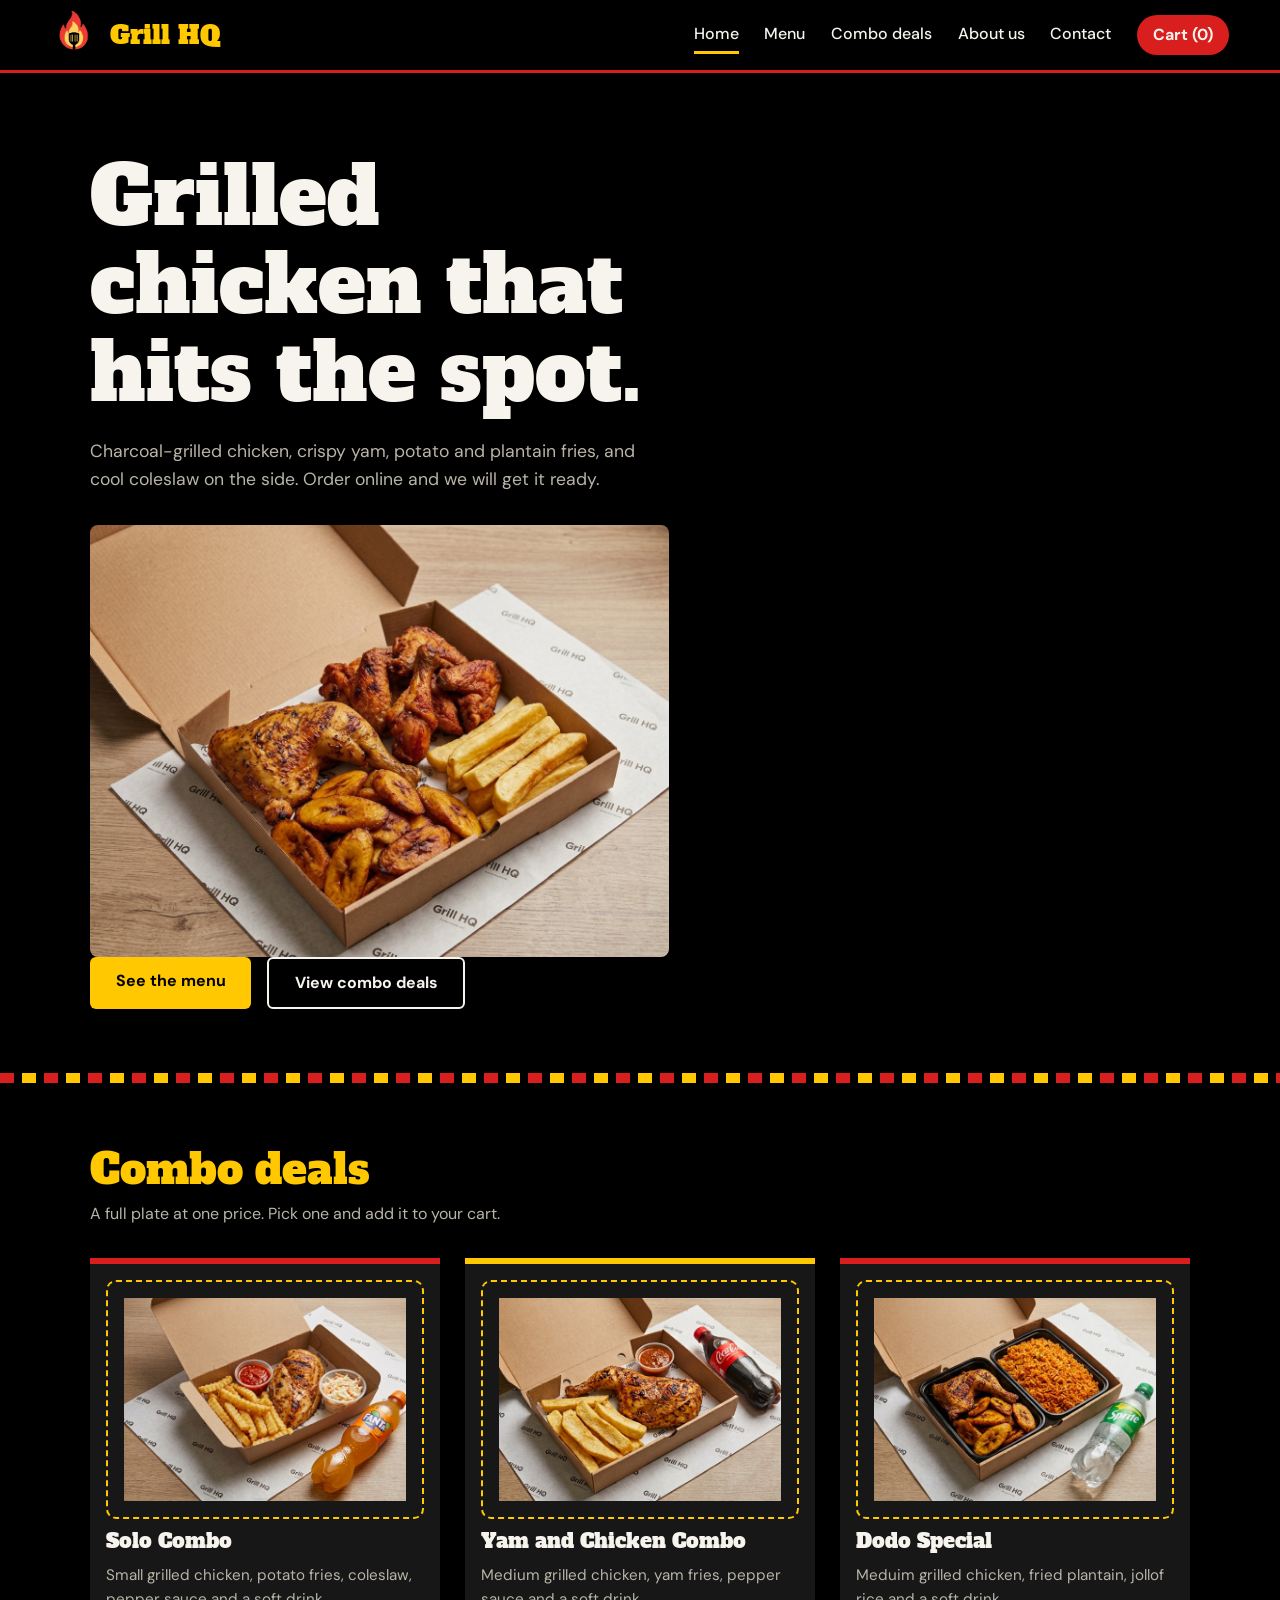
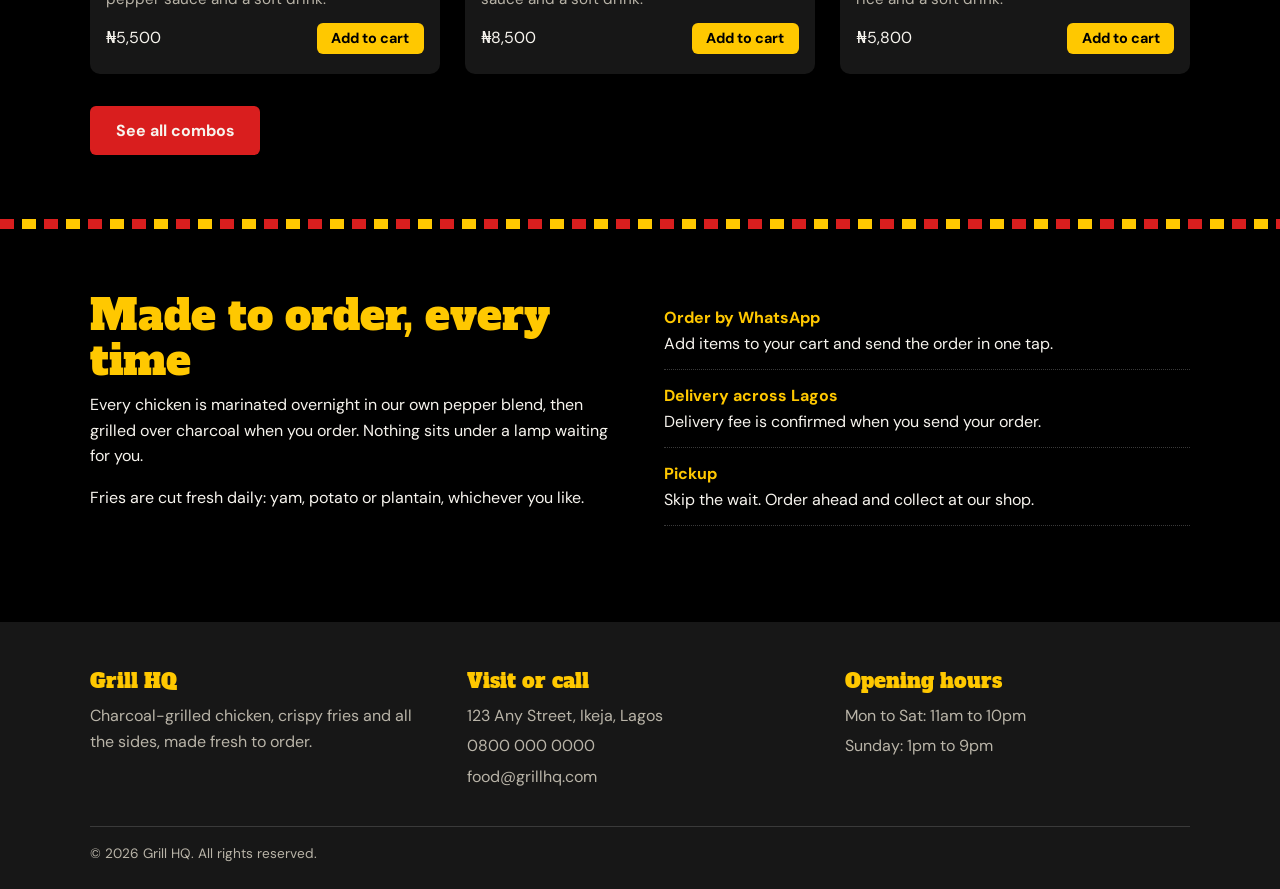
<file: index.html>
<!DOCTYPE html>
<html lang="en">

<head>
  <meta charset="UTF-8">
  <meta name="viewport" content="width=device-width, initial-scale=1">
  <title>Grill HQ</title>
  <meta name="description" content="Charcoal-grilled chicken with yam, potato and plantain fries, coleslaw and more.">
  <link rel="icon" type="image/png" href="images/favicon.png">
  <link rel="preconnect" href="https://fonts.googleapis.com">
  <link rel="preconnect" href="https://fonts.gstatic.com" crossorigin>
  <link href="https://fonts.googleapis.com/css2?family=Alfa+Slab+One&family=DM+Sans:wght@400;500;700&display=swap"
    rel="stylesheet">
  <link rel="stylesheet" href="style.css">
</head>

<body>

  <!-- ===== NAVBAR (same on every page) ===== 
   Put your pictures in this folder:
logo.png   - your logo (then swap the LOGO placeholder in the navbar)
hero.jpg   - big photo on the home page
combo-1.jpg to combo-4.jpg - one picture per combo deal
about.jpg  - photo for the About page-->
  <header class="navbar">
    <a href="index.html" class="brand">
      <!-- LOGO: when you have a logo, delete the div below and use:
           <img src="images/logo.png" alt="Grill HQ logo"> -->
      <img src="images/logo.png" alt="Grill HQ logo">
      <span class="brand-name">Grill HQ</span>
    </a>

    <button class="nav-toggle" aria-label="Open menu" aria-expanded="false" aria-controls="nav-links">&#9776;</button>

    <nav class="nav-links" id="nav-links">
      <a href="index.html">Home</a>
      <a href="menu.html">Menu</a>
      <a href="combos.html">Combo deals</a>
      <a href="about.html">About us</a>
      <a href="contact.html">Contact</a>
      <a href="cart.html" class="cart-link">Cart (<span id="cart-count">0</span>)</a>
    </nav>
  </header>

  <main>
    <section class="hero">
      <div class="container hero-grid">
        <div>
          <h1>Grilled chicken that hits the spot.</h1>
          <p>Charcoal-grilled chicken, crispy yam, potato and plantain fries, and cool coleslaw on the side. Order
            online and we will get it ready.</p>
          <img src="images/home/hero.jpg" alt="Grilled chicken and fries">
          <div class="hero-actions">
            <a href="menu.html" class="btn">See the menu</a>
            <a href="combos.html" class="btn btn-outline">View combo deals</a>
          </div>
        </div>
      </div>
    </section>

    <div class="grate"></div>

    <section class="section" id="deals">
      <div class="container">
        <h2>Combo deals</h2>
        <p class="section-intro">A full plate at one price. Pick one and add it to your cart.</p>
        <div class="combo-grid">
          <article class="combo">
            <img src="images/combos/combo-1.jpg" alt="Solo Combo" class="photo-slot">
            <h3>Solo Combo</h3>
            <p>Small grilled chicken, potato fries, coleslaw, pepper sauce and a soft drink.</p>
            <div class="combo-foot">
              <span class="price">&#8358;5,500</span>
              <button class="btn btn-small add-btn" data-name="Solo Combo" data-price="5500">Add to cart</button>
            </div>
          </article>
          <article class="combo">
            <img src="images/combos/combo-2.jpg" alt="Yam and Chicken Combo" class="photo-slot">
            <h3>Yam and Chicken Combo</h3>
            <p>Medium grilled chicken, yam fries, pepper sauce and a soft drink.</p>
            <div class="combo-foot">
              <span class="price">&#8358;8,500</span>
              <button class="btn btn-small add-btn" data-name="Yam and Chicken Combo" data-price="8500">Add to
                cart</button>
            </div>
          </article>
          <article class="combo">
            <img src="images/combos/combo-3.jpg" alt="Dodo Special" class="photo-slot">
            <h3>Dodo Special</h3>
            <p>Meduim grilled chicken, fried plantain, jollof rice and a soft drink.</p>
            <div class="combo-foot">
              <span class="price">&#8358;5,800</span>
              <button class="btn btn-small add-btn" data-name="Dodo Special" data-price="5800">Add to cart</button>
            </div>
          </article>
        </div>
        <p style="margin-top:2rem"><a href="combos.html" class="btn btn-red">See all combos</a></p>
      </div>
    </section>

    <div class="grate"></div>

    <section class="section">
      <div class="container split">
        <div>
          <h2>Made to order, every time</h2>
          <p>Every chicken is marinated overnight in our own pepper blend, then grilled over charcoal when you order.
            Nothing sits under a lamp waiting for you.</p>
          <p>Fries are cut fresh daily: yam, potato or plantain, whichever you like.</p>
        </div>
        <ul class="facts">
          <li><strong>Order by WhatsApp</strong>Add items to your cart and send the order in one tap.</li>
          <li><strong>Delivery across Lagos</strong>Delivery fee is confirmed when you send your order.</li>
          <li><strong>Pickup</strong>Skip the wait. Order ahead and collect at our shop.</li>
        </ul>
      </div>
    </section>
  </main>

  <!-- ===== FOOTER (same on every page) ===== -->
  <footer class="footer">
    <div class="container">
      <div class="footer-grid">
        <div>
          <h3>Grill HQ</h3>
          <p style="color:var(--muted)">Charcoal-grilled chicken, crispy fries and all the sides, made fresh to order.
          </p>
        </div>
        <div>
          <h3>Visit or call</h3>
          <ul>
            <li>123 Any Street, Ikeja, Lagos</li>
            <li><a href="tel:+2348000000000">0800 000 0000</a></li>
            <li>food@grillhq.com</li>
          </ul>
        </div>
        <div>
          <h3>Opening hours</h3>
          <ul>
            <li>Mon to Sat: 11am to 10pm</li>
            <li>Sunday: 1pm to 9pm</li>
          </ul>
        </div>
      </div>
      <p class="copy">&copy; 2026 Grill HQ. All rights reserved.</p>
    </div>
  </footer>

  <script src="script.js"></script>
</body>

</html>
</file>
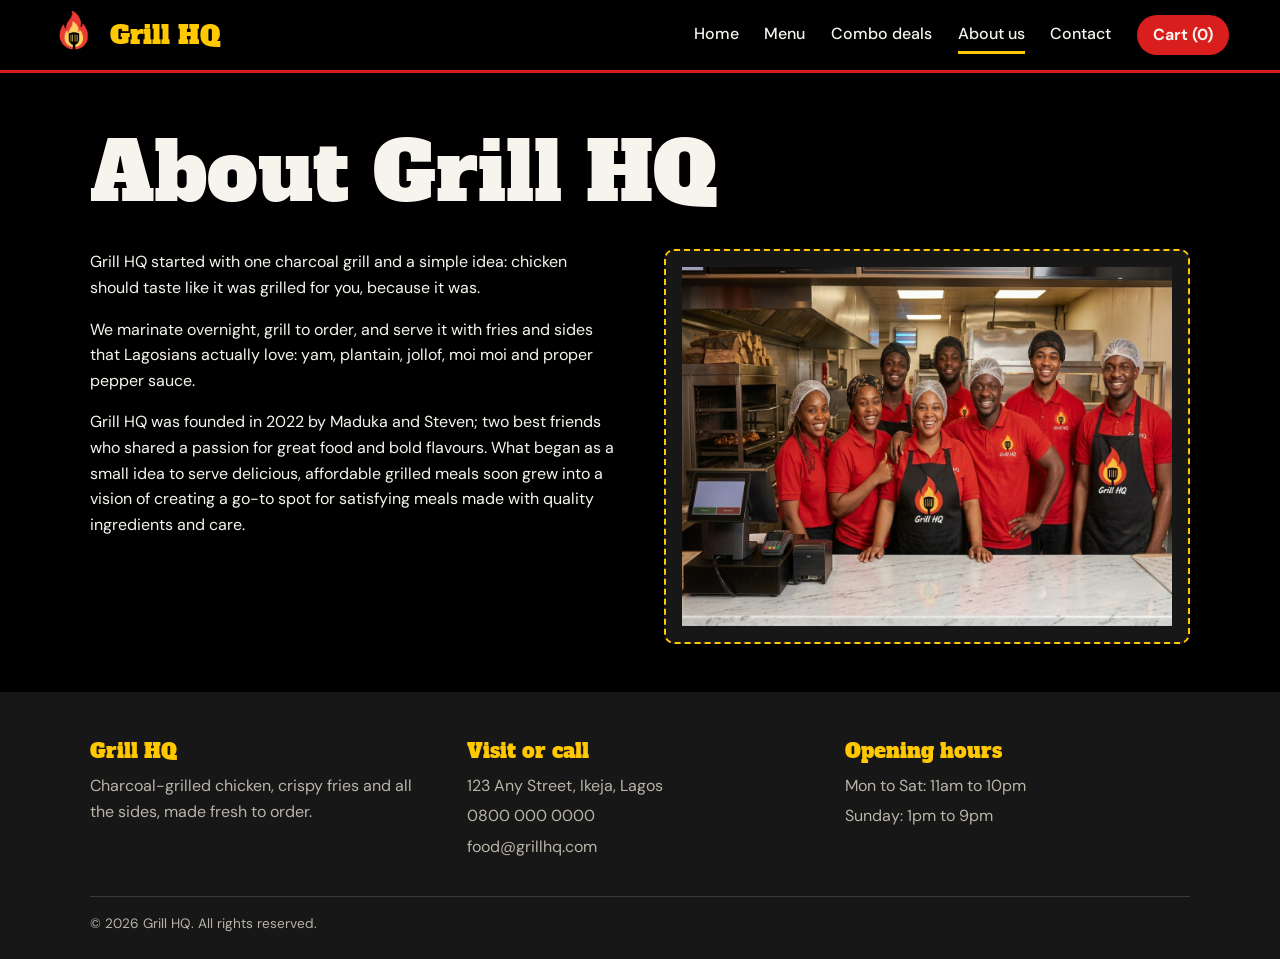
<file: about.html>
<!DOCTYPE html>
<html lang="en">

<head>
  <meta charset="UTF-8">
  <meta name="viewport" content="width=device-width, initial-scale=1">
  <title>About us | Grill HQ</title>
  <meta name="description" content="The story behind Grill HQ.">
  <link rel="icon" type="image/png" href="images/favicon.png">
  <link rel="preconnect" href="https://fonts.googleapis.com">
  <link rel="preconnect" href="https://fonts.gstatic.com" crossorigin>
  <link href="https://fonts.googleapis.com/css2?family=Alfa+Slab+One&family=DM+Sans:wght@400;500;700&display=swap"
    rel="stylesheet">
  <link rel="stylesheet" href="style.css">
</head>

<body>

  <!-- ===== NAVBAR (same on every page) ===== -->
  <header class="navbar">
    <a href="index.html" class="brand">
      <!-- LOGO: when you have a logo, delete the div below and use:
           <img src="images/logo.png" alt="Grill HQ logo"> -->
      <img src="images/logo.png" alt="Grill HQ logo">
      <span class="brand-name">Grill HQ</span>
    </a>

    <button class="nav-toggle" aria-label="Open menu" aria-expanded="false" aria-controls="nav-links">&#9776;</button>

    <nav class="nav-links" id="nav-links">
      <a href="index.html">Home</a>
      <a href="menu.html">Menu</a>
      <a href="combos.html">Combo deals</a>
      <a href="about.html">About us</a>
      <a href="contact.html">Contact</a>
      <a href="cart.html" class="cart-link">Cart (<span id="cart-count">0</span>)</a>
    </nav>
  </header>

  <main class="container">
    <div class="page-head">
      <h1>About Grill HQ</h1>
    </div>
    <section class="split" style="margin-bottom:3rem">
      <div>
        <p>Grill HQ started with one charcoal grill and a simple idea: chicken should taste like it was grilled for you,
          because it was.</p>
        <p>We marinate overnight, grill to order, and serve it with fries and sides that Lagosians actually love: yam,
          plantain, jollof, moi moi and proper pepper sauce.</p>
        <p>Grill HQ was founded in 2022 by Maduka and Steven; two best friends who shared a passion for great food and bold flavours. What began as a small idea to serve delicious, affordable grilled meals soon grew into a vision of creating a go-to spot for satisfying meals made with quality ingredients and care.</p>
      </div>
      <img src="images/about/about.jpg" alt="The Grill HQ team at the grill" class="photo-slot">
    </section>
  </main>

  <!-- ===== FOOTER (same on every page) ===== -->
  <footer class="footer">
    <div class="container">
      <div class="footer-grid">
        <div>
          <h3>Grill HQ</h3>
          <p style="color:var(--muted)">Charcoal-grilled chicken, crispy fries and all the sides, made fresh to order.
          </p>
        </div>
        <div>
          <h3>Visit or call</h3>
          <ul>
            <li>123 Any Street, Ikeja, Lagos</li>
            <li><a href="tel:+2348000000000">0800 000 0000</a></li>
            <li>food@grillhq.com</li>
          </ul>
        </div>
        <div>
          <h3>Opening hours</h3>
          <ul>
            <li>Mon to Sat: 11am to 10pm</li>
            <li>Sunday: 1pm to 9pm</li>
          </ul>
        </div>
      </div>
      <p class="copy">&copy; 2026 Grill HQ. All rights reserved.</p>
    </div>
  </footer>

  <script src="script.js"></script>
</body>

</html>
</file>
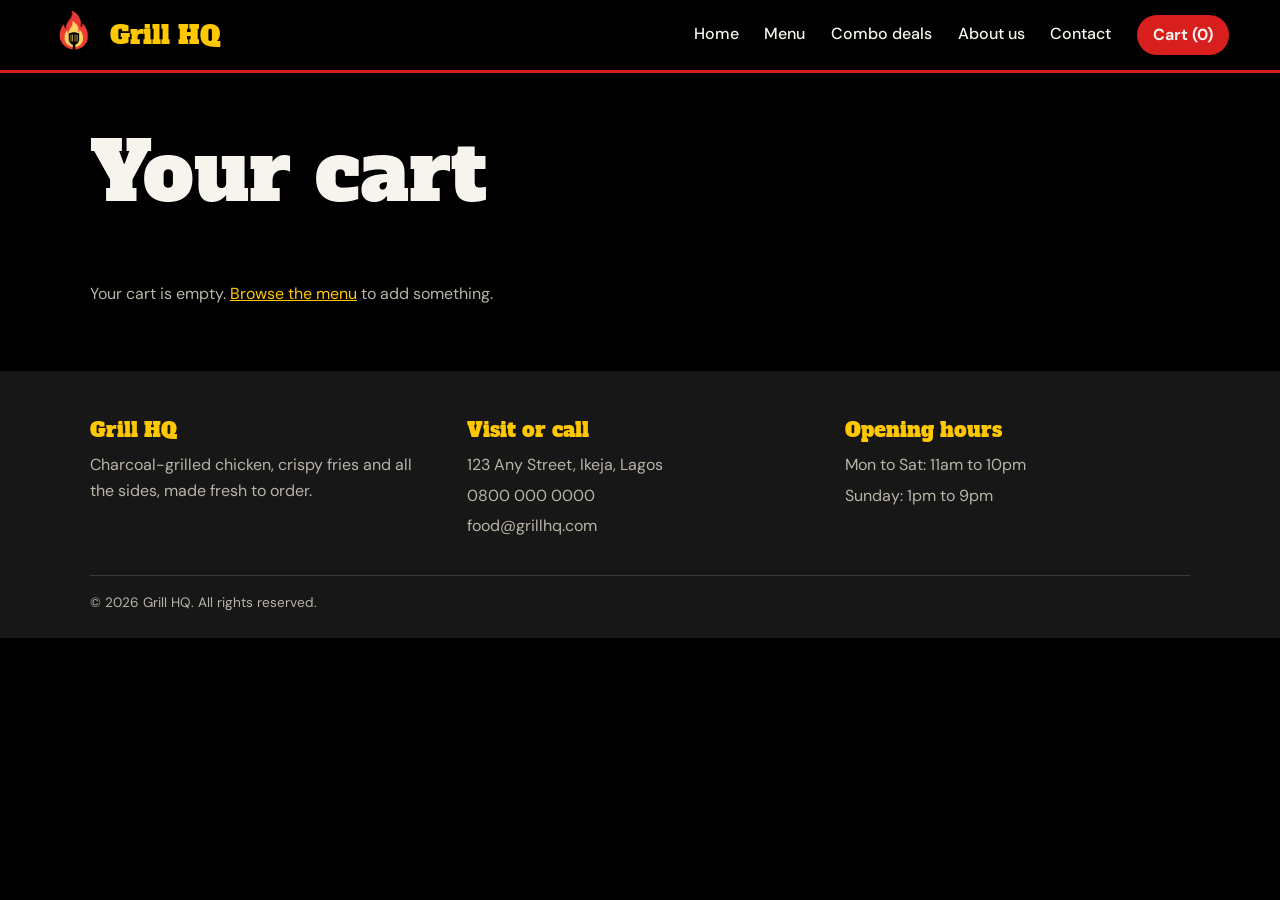
<file: cart.html>
<!DOCTYPE html>
<html lang="en">
<head>
  <meta charset="UTF-8">
  <meta name="viewport" content="width=device-width, initial-scale=1">
  <title>Your cart | Grill HQ</title>
  <meta name="description" content="Review your order and send it to Grill HQ.">
  <link rel="icon" type="image/png" href="images/favicon.png">
  <link rel="preconnect" href="https://fonts.googleapis.com">
  <link rel="preconnect" href="https://fonts.gstatic.com" crossorigin>
  <link href="https://fonts.googleapis.com/css2?family=Alfa+Slab+One&family=DM+Sans:wght@400;500;700&display=swap" rel="stylesheet">
  <link rel="stylesheet" href="style.css">
</head>
<body>

  <!-- ===== NAVBAR (same on every page) ===== -->
  <header class="navbar">
    <a href="index.html" class="brand">
      <!-- LOGO: when you have a logo, delete the div below and use:
           <img src="images/logo.png" alt="Grill HQ logo"> -->
      <img src="images/logo.png" alt="Grill HQ logo">
      <span class="brand-name">Grill HQ</span>
    </a>

    <button class="nav-toggle" aria-label="Open menu" aria-expanded="false" aria-controls="nav-links">&#9776;</button>

    <nav class="nav-links" id="nav-links">
      <a href="index.html">Home</a>
      <a href="menu.html">Menu</a>
      <a href="combos.html">Combo deals</a>
      <a href="about.html">About us</a>
      <a href="contact.html">Contact</a>
      <a href="cart.html" class="cart-link">Cart (<span id="cart-count">0</span>)</a>
    </nav>
  </header>

  <main class="container">
    <div class="page-head">
      <h1>Your cart</h1>
    </div>

    <div id="cart-items"></div>

    <div id="cart-summary" hidden>
      <div class="cart-total">
        <span>Total</span>
        <span class="price" id="cart-total">&#8358;0</span>
      </div>
      <div class="cart-actions" style="margin-bottom:3rem">
        <a id="order-btn" class="btn btn-red" href="#" target="_blank" rel="noopener">Send order on WhatsApp</a>
        <a href="menu.html" class="btn btn-outline">Add more items</a>
        <button id="clear-btn" class="btn btn-outline" type="button">Clear cart</button>
      </div>
    </div>
  </main>

  <!-- ===== FOOTER (same on every page) ===== -->
  <footer class="footer">
    <div class="container">
      <div class="footer-grid">
        <div>
          <h3>Grill HQ</h3>
          <p style="color:var(--muted)">Charcoal-grilled chicken, crispy fries and all the sides, made fresh to order.</p>
        </div>
        <div>
          <h3>Visit or call</h3>
          <ul>
            <li>123 Any Street, Ikeja, Lagos</li>
            <li><a href="tel:+2348000000000">0800 000 0000</a></li>
            <li>food@grillhq.com</li>
          </ul>
        </div>
        <div>
          <h3>Opening hours</h3>
          <ul>
            <li>Mon to Sat: 11am to 10pm</li>
            <li>Sunday: 1pm to 9pm</li>
          </ul>
        </div>
      </div>
      <p class="copy">&copy; 2026 Grill HQ. All rights reserved.</p>
    </div>
  </footer>

  <script src="script.js"></script>
</body>
</html>
</file>
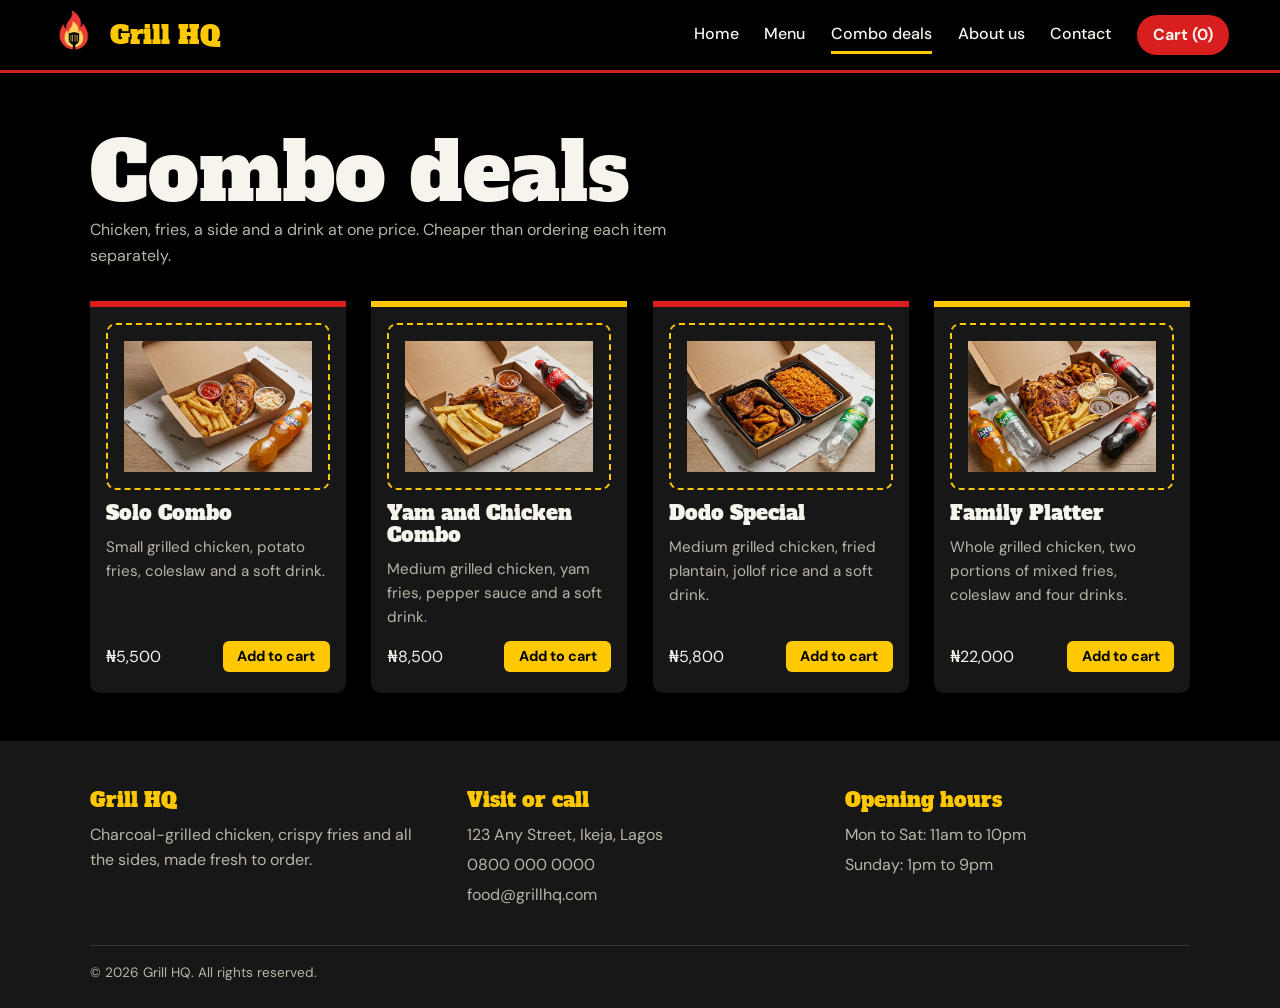
<file: combos.html>
<!DOCTYPE html>
<html lang="en">

<head>
  <meta charset="UTF-8">
  <meta name="viewport" content="width=device-width, initial-scale=1">
  <title>Combo deals | Grill HQ</title>
  <meta name="description" content="Combo deals with grilled chicken, fries, sides and drinks.">
  <link rel="icon" type="image/png" href="images/favicon.png">
  <link rel="preconnect" href="https://fonts.googleapis.com">
  <link rel="preconnect" href="https://fonts.gstatic.com" crossorigin>
  <link href="https://fonts.googleapis.com/css2?family=Alfa+Slab+One&family=DM+Sans:wght@400;500;700&display=swap"
    rel="stylesheet">
  <link rel="stylesheet" href="style.css">
</head>

<body>

  <!-- ===== NAVBAR (same on every page) ===== -->
  <header class="navbar">
    <a href="index.html" class="brand">
      <!-- LOGO: when you have a logo, delete the div below and use:
           <img src="images/logo.png" alt="Grill HQ logo"> -->
      <img src="images/logo.png" alt="Grill HQ logo">
      <span class="brand-name">Grill HQ</span>
    </a>

    <button class="nav-toggle" aria-label="Open menu" aria-expanded="false" aria-controls="nav-links">&#9776;</button>

    <nav class="nav-links" id="nav-links">
      <a href="index.html">Home</a>
      <a href="menu.html">Menu</a>
      <a href="combos.html">Combo deals</a>
      <a href="about.html">About us</a>
      <a href="contact.html">Contact</a>
      <a href="cart.html" class="cart-link">Cart (<span id="cart-count">0</span>)</a>
    </nav>
  </header>

  <main class="container">
    <div class="page-head">
      <h1>Combo deals</h1>
      <p>Chicken, fries, a side and a drink at one price. Cheaper than ordering each item separately.</p>
    </div>
    <div class="combo-grid combo-grid-2" style="margin-bottom:3rem">
      <article class="combo">
        <img src="images//combos/combo-1.jpg" alt="Solo Combo" class="photo-slot">
        <h3>Solo Combo</h3>
        <p>Small grilled chicken, potato fries, coleslaw and a soft drink.</p>
        <div class="combo-foot">
          <span class="price">&#8358;5,500</span>
          <button class="btn btn-small add-btn" data-name="Solo Combo" data-price="5500">Add to cart</button>
        </div>
      </article>
      <article class="combo">
        <img src="images//combos/combo-2.jpg" alt="Yam and Chicken Combo" class="photo-slot">
        <h3>Yam and Chicken Combo</h3>
        <p>Medium grilled chicken, yam fries, pepper sauce and a soft drink.</p>
        <div class="combo-foot">
          <span class="price">&#8358;8,500</span>
          <button class="btn btn-small add-btn" data-name="Yam and Chicken Combo" data-price="8500">Add to cart</button>
        </div>
      </article>
      <article class="combo">
        <img src="images//combos/combo-3.jpg" alt="Dodo Special" class="photo-slot">
        <h3>Dodo Special</h3>
        <p>Medium grilled chicken, fried plantain, jollof rice and a soft drink.</p>
        <div class="combo-foot">
          <span class="price">&#8358;5,800</span>
          <button class="btn btn-small add-btn" data-name="Dodo Special" data-price="5800">Add to cart</button>
        </div>
      </article>
      <article class="combo">
        <img src="images//combos/combo-4.jpg" alt="Family Platter" class="photo-slot">
        <h3>Family Platter</h3>
        <p>Whole grilled chicken, two portions of mixed fries, coleslaw and four drinks.</p>
        <div class="combo-foot">
          <span class="price">&#8358;22,000</span>
          <button class="btn btn-small add-btn" data-name="Family Platter" data-price="22000">Add to cart</button>
        </div>
      </article>
    </div>
  </main>

  <!-- ===== FOOTER (same on every page) ===== -->
  <footer class="footer">
    <div class="container">
      <div class="footer-grid">
        <div>
          <h3>Grill HQ</h3>
          <p style="color:var(--muted)">Charcoal-grilled chicken, crispy fries and all the sides, made fresh to order.
          </p>
        </div>
        <div>
          <h3>Visit or call</h3>
          <ul>
            <li>123 Any Street, Ikeja, Lagos</li>
            <li><a href="tel:+2348000000000">0800 000 0000</a></li>
            <li>food@grillhq.com</li>
          </ul>
        </div>
        <div>
          <h3>Opening hours</h3>
          <ul>
            <li>Mon to Sat: 11am to 10pm</li>
            <li>Sunday: 1pm to 9pm</li>
          </ul>
        </div>
      </div>
      <p class="copy">&copy; 2026 Grill HQ. All rights reserved.</p>
    </div>
  </footer>

  <script src="script.js"></script>
</body>

</html>
</file>
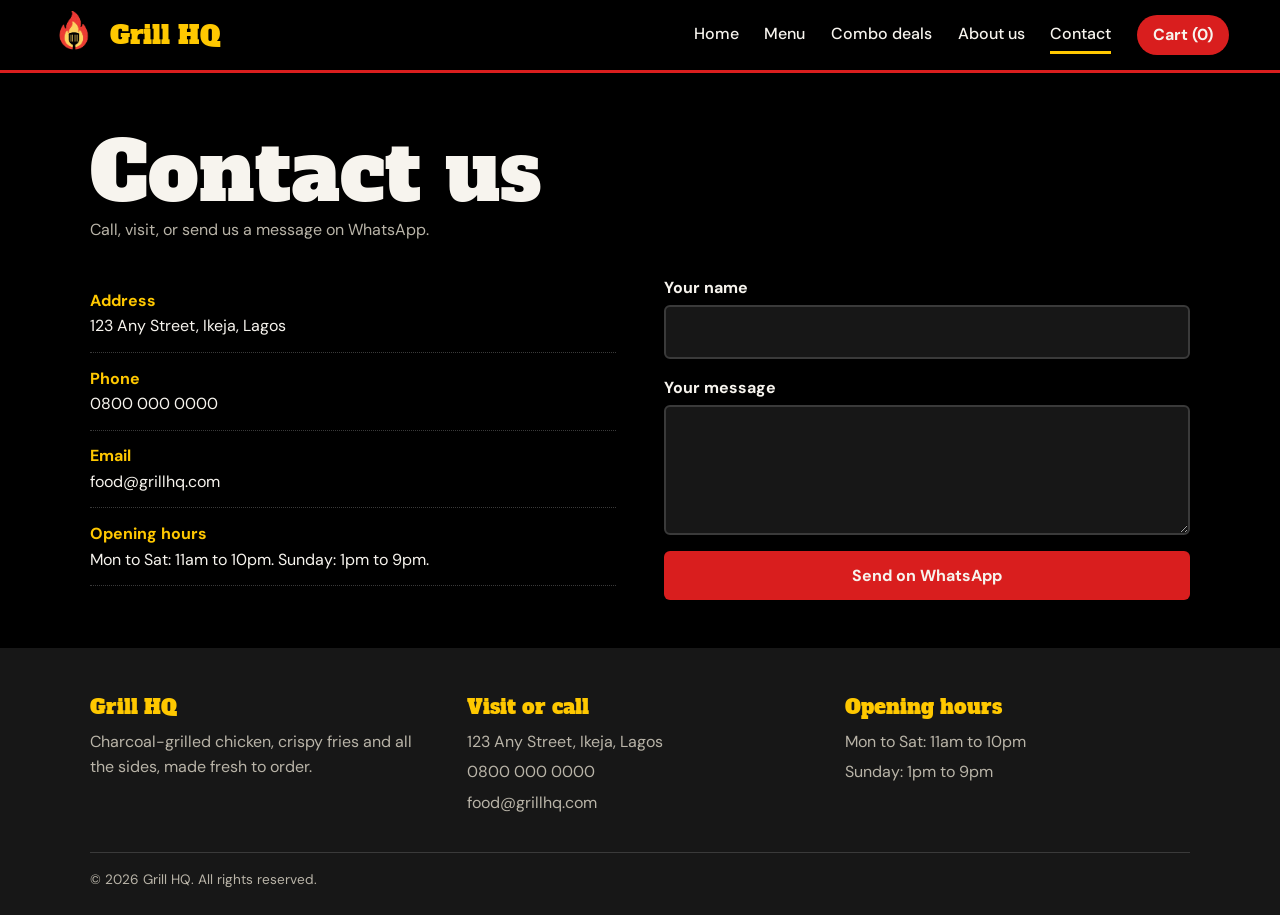
<file: contact.html>
<!DOCTYPE html>
<html lang="en">
<head>
  <meta charset="UTF-8">
  <meta name="viewport" content="width=device-width, initial-scale=1">
  <title>Contact | Grill HQ</title>
  <meta name="description" content="Find Grill HQ, call us or send a message.">
  <link rel="icon" type="image/png" href="images/favicon.png">
  <link rel="preconnect" href="https://fonts.googleapis.com">
  <link rel="preconnect" href="https://fonts.gstatic.com" crossorigin>
  <link href="https://fonts.googleapis.com/css2?family=Alfa+Slab+One&family=DM+Sans:wght@400;500;700&display=swap" rel="stylesheet">
  <link rel="stylesheet" href="style.css">
</head>
<body>

  <!-- ===== NAVBAR (same on every page) ===== -->
  <header class="navbar">
    <a href="index.html" class="brand">
      <!-- LOGO: when you have a logo, delete the div below and use:
           <img src="images/logo.png" alt="Grill HQ logo"> -->
      <img src="images/logo.png" alt="Grill HQ logo">
      <span class="brand-name">Grill HQ</span>
    </a>

    <button class="nav-toggle" aria-label="Open menu" aria-expanded="false" aria-controls="nav-links">&#9776;</button>

    <nav class="nav-links" id="nav-links">
      <a href="index.html">Home</a>
      <a href="menu.html">Menu</a>
      <a href="combos.html">Combo deals</a>
      <a href="about.html">About us</a>
      <a href="contact.html">Contact</a>
      <a href="cart.html" class="cart-link">Cart (<span id="cart-count">0</span>)</a>
    </nav>
  </header>

  <main class="container">
    <div class="page-head">
      <h1>Contact us</h1>
      <p>Call, visit, or send us a message on WhatsApp.</p>
    </div>

    <section class="split" style="margin-bottom:3rem" id="details">
      <ul class="facts">
        <li><strong>Address</strong>123 Any Street, Ikeja, Lagos</li>
        <li><strong>Phone</strong><a href="tel:+2348000000000">0800 000 0000</a></li>
        <li><strong>Email</strong>food@grillhq.com</li>
        <li><strong>Opening hours</strong>Mon to Sat: 11am to 10pm. Sunday: 1pm to 9pm.</li>
      </ul>

      <form id="contact-form">
        <label>Your name
          <input type="text" name="name" required>
        </label>
        <label>Your message
          <textarea name="message" required></textarea>
        </label>
        <button type="submit" class="btn btn-red">Send on WhatsApp</button>
      </form>
    </section>
  </main>

  <!-- ===== FOOTER (same on every page) ===== -->
  <footer class="footer">
    <div class="container">
      <div class="footer-grid">
        <div>
          <h3>Grill HQ</h3>
          <p style="color:var(--muted)">Charcoal-grilled chicken, crispy fries and all the sides, made fresh to order.</p>
        </div>
        <div>
          <h3>Visit or call</h3>
          <ul>
            <li>123 Any Street, Ikeja, Lagos</li>
            <li><a href="tel:+2348000000000">0800 000 0000</a></li>
            <li>food@grillhq.com</li>
          </ul>
        </div>
        <div>
          <h3>Opening hours</h3>
          <ul>
            <li>Mon to Sat: 11am to 10pm</li>
            <li>Sunday: 1pm to 9pm</li>
          </ul>
        </div>
      </div>
      <p class="copy">&copy; 2026 Grill HQ. All rights reserved.</p>
    </div>
  </footer>

  <script src="script.js"></script>
</body>
</html>
</file>
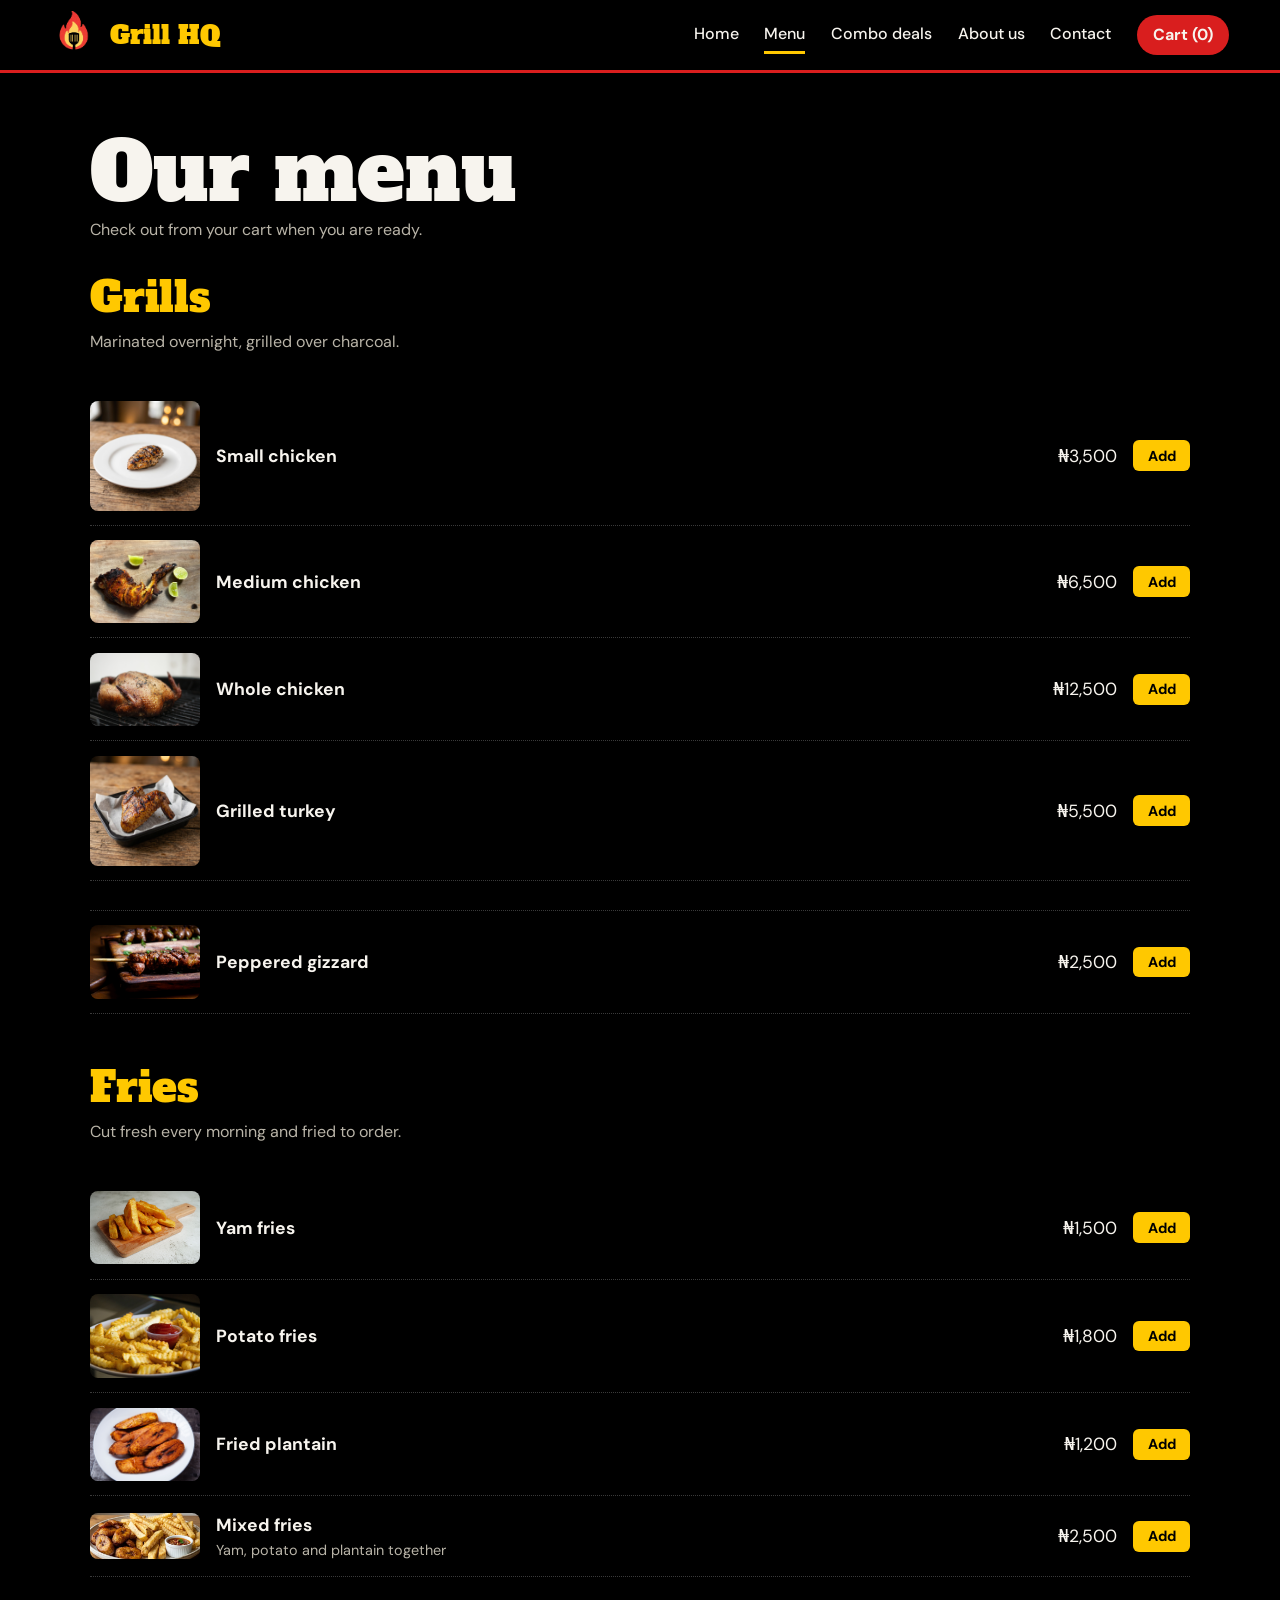
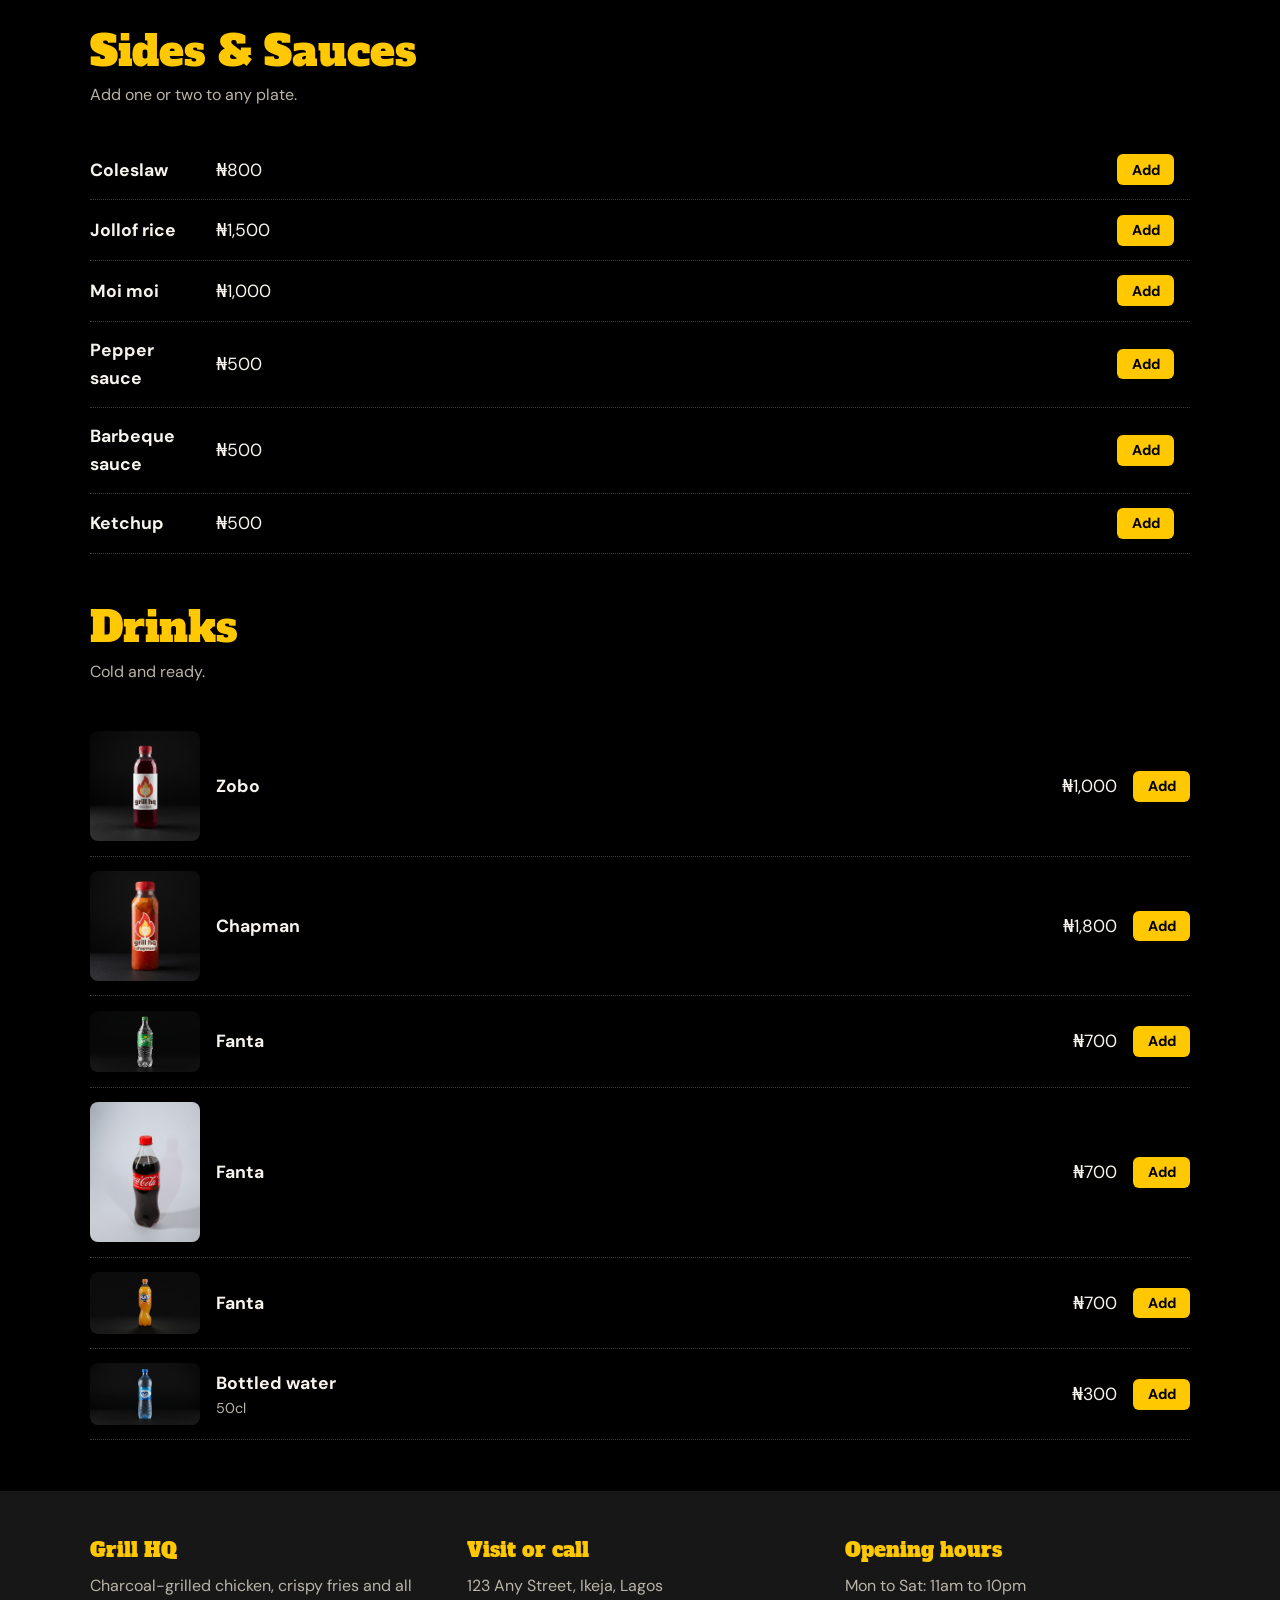
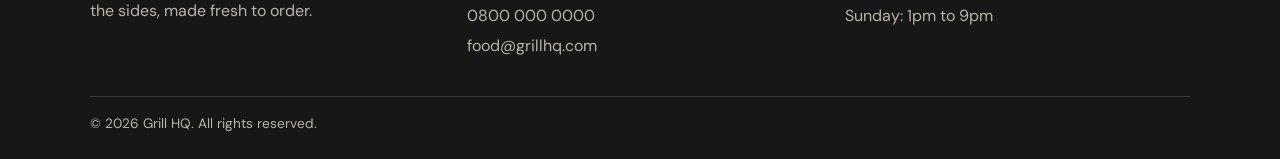
<file: menu.html>
<!DOCTYPE html>
<html lang="en">

<head>
  <meta charset="UTF-8">
  <meta name="viewport" content="width=device-width, initial-scale=1">
  <title>Menu | Grill HQ</title>
  <meta name="description" content="Grilled chicken, fries, sides and drinks from Grill HQ.">
  <link rel="icon" type="image/png" href="images/favicon.png">
  <link rel="preconnect" href="https://fonts.googleapis.com">
  <link rel="preconnect" href="https://fonts.gstatic.com" crossorigin>
  <link href="https://fonts.googleapis.com/css2?family=Alfa+Slab+One&family=DM+Sans:wght@400;500;700&display=swap"
    rel="stylesheet">
  <link rel="stylesheet" href="style.css">
</head>

<body>

  <!-- ===== NAVBAR (same on every page) ===== -->
  <header class="navbar">
    <a href="index.html" class="brand">
      <!-- LOGO: when you have a logo, delete the div below and use:
           <img src="images/logo.png" alt="Grill HQ logo"> -->
      <img src="images/logo.png" alt="Grill HQ logo">
      <span class="brand-name">Grill HQ</span>
    </a>

    <button class="nav-toggle" aria-label="Open menu" aria-expanded="false" aria-controls="nav-links">&#9776;</button>

    <nav class="nav-links" id="nav-links">
      <a href="index.html">Home</a>
      <a href="menu.html">Menu</a>
      <a href="combos.html">Combo deals</a>
      <a href="about.html">About us</a>
      <a href="contact.html">Contact</a>
      <a href="cart.html" class="cart-link">Cart (<span id="cart-count">0</span>)</a>
    </nav>
  </header>

  <main class="container">
    <div class="page-head">
      <h1>Our menu</h1>
      <p>Check out from your cart when you are ready.</p>
    </div>

    <section class="menu-category" id="grilled">
      <h2>Grills</h2>
      <p class="section-intro">Marinated overnight, grilled over charcoal.</p>
      <ul class="menu-list">
        <li>
          <img class="menu-photo" src="images/menu/small-chicken.jpg" alt="Small chicken" loading="lazy">
          <span class="name">Small chicken</span>
          <span class="price">&#8358;3,500</span>
          <button class="btn btn-small add-btn" data-name="Small chicken" data-price="3500">Add</button>
        </li>
        <li>
          <img class="menu-photo" src="images/menu/medium-chicken.jpg" alt="Medium chicken" loading="lazy">
          <span class="name">Medium chicken</span>
          <span class="price">&#8358;6,500</span>
          <button class="btn btn-small add-btn" data-name="Medium chicken" data-price="6500">Add</button>
        </li>
        <li>
          <img class="menu-photo" src="images/menu/whole-chicken.jpg" alt="Whole chicken" loading="lazy">
          <span class="name">Whole chicken</span>
          <span class="price">&#8358;12,500</span>
          <button class="btn btn-small add-btn" data-name="Whole chicken" data-price="12500">Add</button>
        </li>
        <li>
          <img class="menu-photo" src="images/menu/grilled-turkey.jpg" alt="Grilled turkey" loading="lazy">
          <span class="name">Grilled turkey</span>
          <span class="price">&#8358;5,500</span>
          <button class="btn btn-small add-btn" data-name="Grilled turkey" data-price="5500">Add</button>
        </li>
        <li>
        <li>
          <img class="menu-photo" src="images/menu/peppered-gizzard.jpg" alt="Peppered gizzard" loading="lazy">
          <span class="name">Peppered gizzard</span>
          <span class="price">&#8358;2,500</span>
          <button class="btn btn-small add-btn" data-name="Peppered gizzard" data-price="2500">Add</button>
        </li>
      </ul>
    </section>
    <section class="menu-category" id="fries">
      <h2>Fries</h2>
      <p class="section-intro">Cut fresh every morning and fried to order.</p>
      <ul class="menu-list">
        <li>
          <img class="menu-photo" src="images/menu/yam-fries.jpg" alt="Yam fries" loading="lazy">
          <span class="name">Yam fries</span>
          <span class="price">&#8358;1,500</span>
          <button class="btn btn-small add-btn" data-name="Yam fries" data-price="1500">Add</button>
        </li>
        <li>
          <img class="menu-photo" src="images/menu/potato-fries.jpg" alt="Potato fries" loading="lazy">
          <span class="name">Potato fries</span>
          <span class="price">&#8358;1,800</span>
          <button class="btn btn-small add-btn" data-name="Potato fries" data-price="1800">Add</button>
        </li>
        <li>
          <img class="menu-photo" src="images/menu/fried-plantain.jpg" alt="Fried plantain" loading="lazy">
          <span class="name">Fried plantain</span>
          <span class="price">&#8358;1,200</span>
          <button class="btn btn-small add-btn" data-name="Fried plantain" data-price="1200">Add</button>
        </li>
        <li>
          <img class="menu-photo" src="images/menu/mixed-fries.jpg" alt="Mixed fries" loading="lazy">
          <span class="name">Mixed fries<span class="desc">Yam, potato and plantain together</span></span>
          <span class="price">&#8358;2,500</span>
          <button class="btn btn-small add-btn" data-name="Mixed fries" data-price="2500">Add</button>
        </li>
      </ul>
    </section>
    <section class="menu-category" id="sides">
      <h2>Sides & Sauces</h2>
      <p class="section-intro">Add one or two to any plate.</p>
      <ul class="menu-list">
        <li>
          <span class="name">Coleslaw</span>
          <span class="price">&#8358;800</span>
          <button class="btn btn-small add-btn" data-name="Coleslaw" data-price="800">Add</button>
        </li>
        <li>
          <span class="name">Jollof rice</span>
          <span class="price">&#8358;1,500</span>
          <button class="btn btn-small add-btn" data-name="Jollof rice" data-price="1500">Add</button>
        </li>
        <li>
          <span class="name">Moi moi</span>
          <span class="price">&#8358;1,000</span>
          <button class="btn btn-small add-btn" data-name="Moi moi" data-price="1000">Add</button>
        </li>
        <li>
          <span class="name">Pepper sauce</span>
          <span class="price">&#8358;500</span>
          <button class="btn btn-small add-btn" data-name="Pepper sauce" data-price="500">Add</button>
        </li>
        <li>
          <span class="name">Barbeque sauce</span>
          <span class="price">&#8358;500</span>
          <button class="btn btn-small add-btn" data-name="Barbeque sauce" data-price="500">Add</button>
        </li>
        <li>
          <span class="name">Ketchup</span>
          <span class="price">&#8358;500</span>
          <button class="btn btn-small add-btn" data-name="Ketchup" data-price="500">Add</button>
        </li>
      </ul>
    </section>
    <section class="menu-category" id="drinks">
      <h2>Drinks</h2>
      <p class="section-intro">Cold and ready.</p>
      <ul class="menu-list">
        <li>
          <img class="menu-photo" src="images/menu/zobo.jpg" alt="Zobo" loading="lazy">
          <span class="name">Zobo</span></span>
          <span class="price">&#8358;1,000</span>
          <button class="btn btn-small add-btn" data-name="Zobo" data-price="1000">Add</button>
        </li>
        <li>
          <img class="menu-photo" src="images/menu/chapman.jpg" alt="Chapman" loading="lazy">
          <span class="name">Chapman</span></span>
          <span class="price">&#8358;1,800</span>
          <button class="btn btn-small add-btn" data-name="Chapman" data-price="1800">Add</button>
        </li>
        <li>
          <img class="menu-photo" src="images/menu/sprite.jpg" alt="Sprite" loading="lazy">
          <span class="name">Fanta</span></span>
          <span class="price">&#8358;700</span>
          <button class="btn btn-small add-btn" data-name="Sprite" data-price="700">Add</button>
        </li>
        <li>
          <img class="menu-photo" src="images/menu/coke.jpg" alt="Coke" loading="lazy">
          <span class="name">Fanta</span></span>
          <span class="price">&#8358;700</span>
          <button class="btn btn-small add-btn" data-name="Coke" data-price="700">Add</button>
        </li>
        <li>
          <img class="menu-photo" src="images/menu/fanta.jpg" alt="Fanta" loading="lazy">
          <span class="name">Fanta</span></span>
          <span class="price">&#8358;700</span>
          <button class="btn btn-small add-btn" data-name="Fanta" data-price="700">Add</button>
        </li>
        <li>
          <img class="menu-photo" src="images/menu/bottled-water.jpg" alt="Bottled water" loading="lazy">
          <span class="name">Bottled water<span class="desc">50cl</span></span>
          <span class="price">&#8358;300</span>
          <button class="btn btn-small add-btn" data-name="Bottled water" data-price="300">Add</button>
        </li>
      </ul>
    </section>
  </main>

  <!-- ===== FOOTER (same on every page) ===== -->
  <footer class="footer">
    <div class="container">
      <div class="footer-grid">
        <div>
          <h3>Grill HQ</h3>
          <p style="color:var(--muted)">Charcoal-grilled chicken, crispy fries and all the sides, made fresh to order.
          </p>
        </div>
        <div>
          <h3>Visit or call</h3>
          <ul>
            <li>123 Any Street, Ikeja, Lagos</li>
            <li><a href="tel:+2348000000000">0800 000 0000</a></li>
            <li>food@grillhq.com</li>
          </ul>
        </div>
        <div>
          <h3>Opening hours</h3>
          <ul>
            <li>Mon to Sat: 11am to 10pm</li>
            <li>Sunday: 1pm to 9pm</li>
          </ul>
        </div>
      </div>
      <p class="copy">&copy; 2026 Grill HQ. All rights reserved.</p>
    </div>
  </footer>

  <script src="script.js"></script>
</body>

</html>
</file>
<file: style.css>
/* ===== Grill HQ styles ===== */
:root {
  --black: #000;
  --coal: #171717;
  --line: #3a3a3a;
  --red: #d91e1e;
  --red-dark: #b01212;
  --yellow: #ffc800;
  --white: #f7f4ee;
  --muted: #b9b4a8;
  --display: "Alfa Slab One", Georgia, serif;
  --body: "DM Sans", system-ui, -apple-system, "Segoe UI", sans-serif;
}

* {
  box-sizing: border-box;
  margin: 0;
  padding: 0;
}

html {
  scroll-behavior: smooth;
}

body {
  font-family: var(--body);
  background: var(--black);
  color: var(--white);
  line-height: 1.6;
}

img {
  max-width: 100%;
  display: block;
  border-radius: 8px;
}

a {
  color: inherit;
  text-decoration: none;
}

ul {
  list-style: none;
}

:focus-visible {
  outline: 3px solid var(--yellow);
  outline-offset: 3px;
}

h1,
h2,
h3 {
  font-family: var(--display);
  font-weight: 400;
  line-height: 1.1;
}

h1 {
  font-size: clamp(2.6rem, 7vw, 5rem);
}

h2 {
  font-size: clamp(1.8rem, 4vw, 2.6rem);
  color: var(--yellow);
  margin-bottom: 0.5rem;
}

h3 {
  font-size: 1.25rem;
}

.container {
  width: min(1100px, 92%);
  margin-inline: auto;
}

.section {
  padding: 4rem 0;
}

.section-intro {
  color: var(--muted);
  max-width: 55ch;
  margin-bottom: 2rem;
}

/* The grill-grate stripe used as a divider */
.grate {
  height: 10px;
  background: repeating-linear-gradient(90deg, var(--red) 0 14px, var(--black) 14px 22px, var(--yellow) 22px 36px, var(--black) 36px 44px);
}

/* ===== Navbar ===== */
.navbar {
  position: sticky;
  top: 0;
  z-index: 50;
  display: flex;
  align-items: center;
  justify-content: space-between;
  padding: 0.7rem 4%;
  background: var(--black);
  border-bottom: 3px solid var(--red);
}

.brand {
  display: flex;
  align-items: center;
  gap: 0.7rem;
}

.logo-placeholder {
  width: 48px;
  height: 48px;
  flex-shrink: 0;
  display: grid;
  place-items: center;
  border: 2px dashed var(--yellow);
  border-radius: 50%;
  font-size: 0.6rem;
  color: var(--yellow);
}

.brand img {
  width: 48px;
  height: 48px;
  object-fit: contain;
}

.brand-name {
  font-family: var(--display);
  font-size: 1.6rem;
  color: var(--yellow);
}

.nav-links {
  display: flex;
  align-items: center;
  gap: 1.6rem;
}

.nav-links a {
  font-weight: 500;
  padding: 0.3rem 0;
  border-bottom: 3px solid transparent;
}

.nav-links a:hover,
.nav-links a[aria-current="page"] {
  border-bottom-color: var(--yellow);
}

.nav-links .cart-link {
  background: var(--red);
  padding: 0.45rem 1rem;
  border-radius: 999px;
  border-bottom: 0;
  font-weight: 700;
}

.nav-links .cart-link:hover {
  background: var(--red-dark);
}

.nav-toggle {
  display: none;
  background: none;
  border: 2px solid var(--yellow);
  color: var(--yellow);
  font-size: 1.4rem;
  line-height: 1;
  padding: 0.3rem 0.6rem;
  cursor: pointer;
}

/* ===== Buttons ===== */
.btn {
  display: inline-block;
  cursor: pointer;
  border: 0;
  background: var(--yellow);
  color: var(--black);
  font: 700 1rem var(--body);
  padding: 0.85rem 1.6rem;
  border-radius: 6px;
}

.btn:hover {
  background: #ffdb4d;
}

.btn-red {
  background: var(--red);
  color: var(--white);
}

.btn-red:hover {
  background: var(--red-dark);
}

.btn-outline {
  background: transparent;
  color: var(--white);
  border: 2px solid var(--white);
}

.btn-outline:hover {
  background: var(--white);
  color: var(--black);
}

.btn-small {
  padding: 0.4rem 0.9rem;
  font-size: 0.9rem;
}

/* ===== Hero ===== */
.hero {
  padding: 5rem 0 4rem;
}

.hero-grid {
  display: grid;
  grid-template-columns: 1.1fr 0.9fr;
  gap: 3rem;
  align-items: center;
}

.hero h1 {
  color: var(--white);
  margin-bottom: 1.2rem;
}

.hero p {
  color: var(--muted);
  max-width: 46ch;
  margin-bottom: 2rem;
  font-size: 1.1rem;
}

.hero-actions {
  display: flex;
  gap: 1rem;
  flex-wrap: wrap;
}

/* ===== Photo slots (put real pictures here) ===== */
.photo-slot {
  aspect-ratio: 4 / 3;
  width: 100%;
  display: grid;
  place-items: center;
  text-align: center;
  padding: 1rem;
  border: 2px dashed var(--yellow);
  border-radius: 10px;
  background: var(--coal);
  color: var(--yellow);
  font-size: 0.95rem;
  overflow: hidden;
}

.photo-slot img {
  width: 100%;
  height: 100%;
  object-fit: cover;
}

.hero .photo-slot {
  aspect-ratio: 1 / 1;
}

/* ===== Combo cards ===== */
.combo-grid {
  display: grid;
  grid-template-columns: repeat(auto-fit, minmax(240px, 1fr));
  gap: 1.6rem;
}

.combo {
  background: var(--coal);
  border-top: 6px solid var(--red);
  border-radius: 0 0 10px 10px;
  padding: 1rem 1rem 1.3rem;
  display: flex;
  flex-direction: column;
  gap: 0.7rem;
}

.combo:nth-child(even) {
  border-top-color: var(--yellow);
}

.combo p {
  color: var(--muted);
  font-size: 0.95rem;
  flex-grow: 1;
}

.combo-foot {
  display: flex;
  align-items: center;
  justify-content: space-between;
  gap: 0.5rem;
}

b

/* Two combos per row (combos page) */
.combo-grid-2 {
  grid-template-columns: repeat(2, 1fr);
  gap: 2rem;
}

S .price {
  font-family: var(--display);
  color: var(--yellow);
  font-size: 1.3rem;
}

/* ===== Menu board ===== */
.menu-category {
  margin-bottom: 3.2rem;
}

.menu-list li {
  display: grid;
  grid-template-columns: 110px 1fr auto auto;
  gap: 1rem;
  align-items: center;
  padding: 0.9rem 0;
  border-bottom: 1px dotted var(--line);
}

.menu-list .name {
  font-weight: 700;
  font-size: 1.1rem;
}

.menu-list .desc {
  color: var(--muted);
  font-size: 0.9rem;
  display: block;
  font-weight: 400;
}

.menu-list .price {
  font-size: 1.1rem;
  white-space: nowrap;
}

/* ===== Info blocks (home / about / contact) ===== */
.split {
  display: grid;
  grid-template-columns: repeat(auto-fit, minmax(280px, 1fr));
  gap: 3rem;
}

.split p+p {
  margin-top: 1rem;
}

.facts li {
  padding: 0.8rem 0;
  border-bottom: 1px dotted var(--line);
}

.facts strong {
  color: var(--yellow);
  display: block;
}

.page-head {
  padding: 3.5rem 0 2rem;
}

.page-head p {
  color: var(--muted);
  max-width: 55ch;
}

/* ===== Forms ===== */
form {
  display: grid;
  gap: 1rem;
}

label {
  font-weight: 700;
  display: grid;
  gap: 0.3rem;
}

input,
textarea {
  font: inherit;
  padding: 0.75rem;
  border-radius: 6px;
  border: 2px solid var(--line);
  background: var(--coal);
  color: var(--white);
}

input:focus,
textarea:focus {
  border-color: var(--yellow);
  outline: none;
}

textarea {
  min-height: 130px;
  resize: vertical;
}

/* ===== Cart ===== */
.cart-row {
  display: grid;
  grid-template-columns: 1fr auto auto auto;
  gap: 1rem;
  align-items: center;
  padding: 1rem 0;
  border-bottom: 1px dotted var(--line);
}

.qty {
  display: flex;
  align-items: center;
  gap: 0.6rem;
}

.qty button {
  width: 32px;
  height: 32px;
  border-radius: 50%;
  cursor: pointer;
  border: 2px solid var(--yellow);
  background: none;
  color: var(--yellow);
  font-size: 1.1rem;
  line-height: 1;
}

.qty button:hover {
  background: var(--yellow);
  color: var(--black);
}

.remove {
  background: none;
  border: 0;
  color: var(--red);
  cursor: pointer;
  font: inherit;
  text-decoration: underline;
}

.cart-total {
  display: flex;
  justify-content: space-between;
  align-items: center;
  padding: 1.4rem 0;
  font-size: 1.3rem;
  font-weight: 700;
}

.cart-total .price {
  font-size: 1.8rem;
}

.cart-actions {
  display: flex;
  gap: 1rem;
  flex-wrap: wrap;
}

.empty {
  color: var(--muted);
  padding: 2rem 0;
}

/* ===== Toast (small message when you add an item) ===== */
.toast {
  position: fixed;
  bottom: 1.5rem;
  left: 50%;
  transform: translate(-50%, 150%);
  background: var(--yellow);
  color: var(--black);
  font-weight: 700;
  padding: 0.7rem 1.3rem;
  border-radius: 999px;
  transition: transform 0.25s ease;
  z-index: 100;
}

.toast.show {
  transform: translate(-50%, 0);
}

/* ===== Footer ===== */
.footer {
  background: var(--coal);
  padding: 3rem 0 1.5rem;
  margin-top: 2rem;
}

.footer-grid {
  display: grid;
  grid-template-columns: repeat(auto-fit, minmax(220px, 1fr));
  gap: 2rem;
  margin-bottom: 2rem;
}

.footer h3 {
  color: var(--yellow);
  margin-bottom: 0.7rem;
}

.footer li {
  margin-bottom: 0.3rem;
  color: var(--muted);
}

.footer a:hover {
  color: var(--yellow);
}

.copy {
  color: var(--muted);
  font-size: 0.85rem;
  border-top: 1px solid var(--line);
  padding-top: 1rem;
}

/* ===== Mobile ===== */
@media (max-width: 860px) {
  .nav-toggle {
    display: block;
  }

  .nav-links {
    display: none;
    position: absolute;
    top: 100%;
    left: 0;
    right: 0;
    flex-direction: column;
    align-items: stretch;
    gap: 0;
    background: var(--black);
    border-bottom: 3px solid var(--red);
    padding: 0.5rem 4% 1rem;

    .combo-grid-2 {
      grid-template-columns: 1fr;
    }
  }

  .nav-links.open {
    display: flex;
  }

  .nav-links a {
    padding: 0.8rem 0;
  }

  .nav-links .cart-link {
    text-align: center;
    margin-top: 0.5rem;
  }

  .hero-grid {
    grid-template-columns: 1fr;
  }

  .hero {
    padding-top: 3rem;
  }

  .menu-list li {
    grid-template-columns: 1fr auto;
  }

  .menu-list li .btn {
    grid-column: 1 / -1;
    justify-self: start;
  }

  .cart-row {
    grid-template-columns: 1fr auto;
  }
}

@media (prefers-reduced-motion: reduce) {
  html {
    scroll-behavior: auto;
  }

  .toast {
    transition: none;
  }
}
</file>
